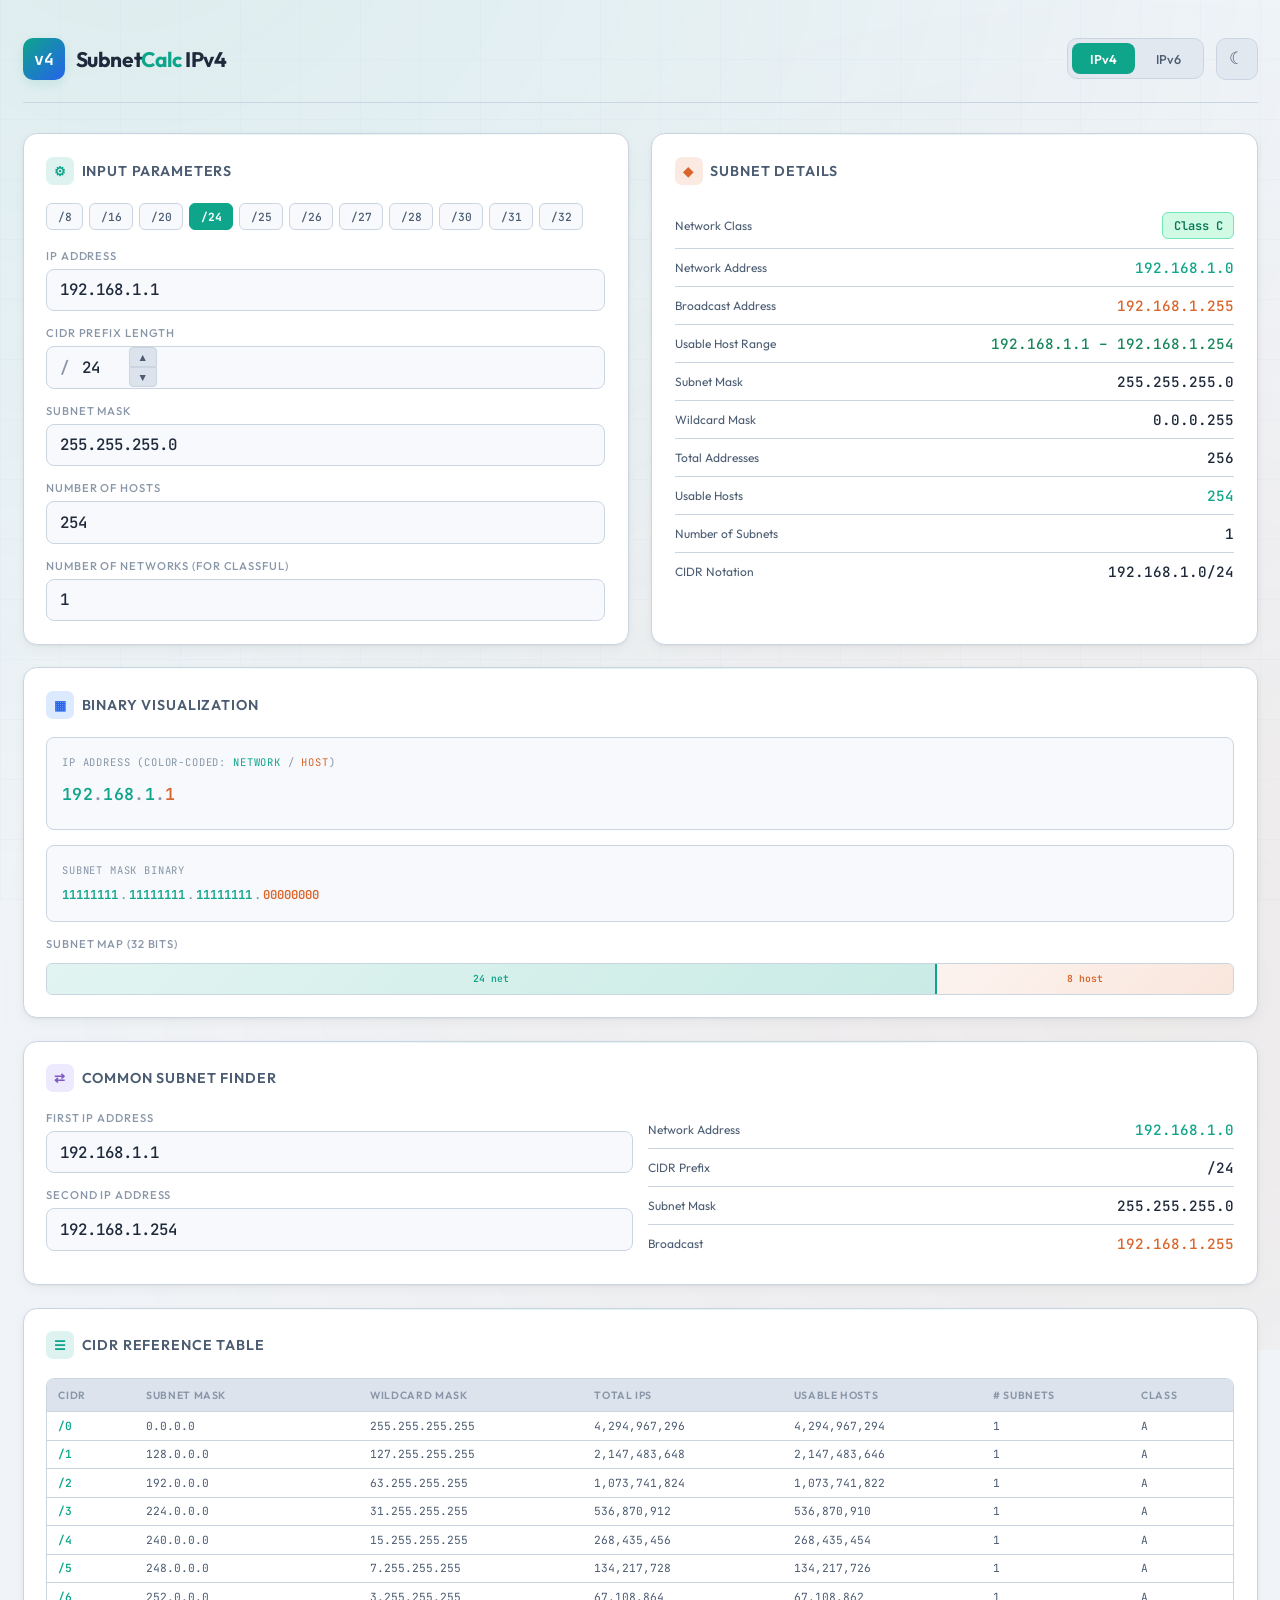
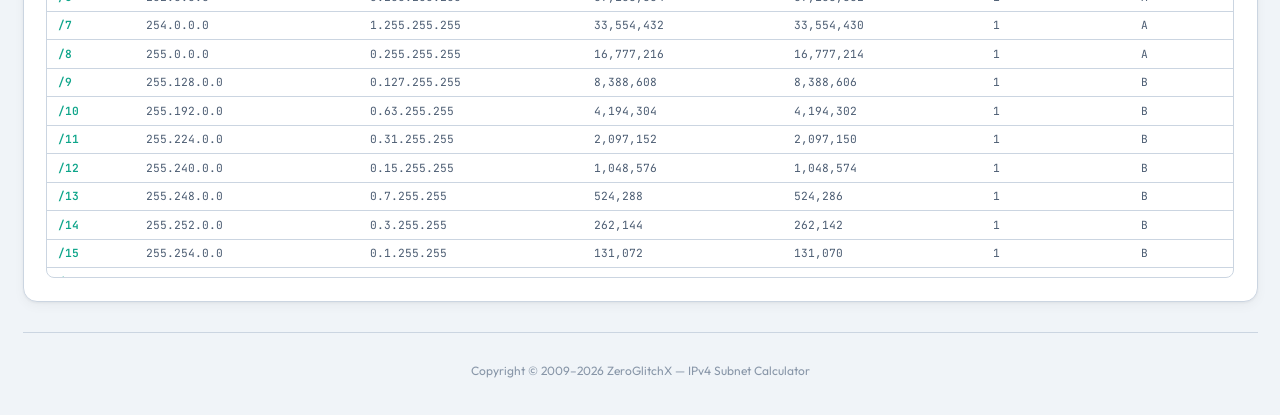
<file: src/index.htm>
<!DOCTYPE html>
<html lang="en">
<head>
<meta charset="UTF-8">
<meta name="viewport" content="width=device-width, initial-scale=1.0">
<title>IPv4 Subnet Calculator</title>
<link rel="shortcut icon" href="favicon.ico">
<link href="https://fonts.googleapis.com/css2?family=JetBrains+Mono:wght@300;400;500;600;700&family=Outfit:wght@300;400;500;600;700;800&display=swap" rel="stylesheet">
<link href="theme.css" rel="stylesheet">
<script>
  // Apply saved theme before render to prevent flash
  (function() {
    var t = localStorage.getItem('subnet-calc-theme');
    if (t === 'dark') document.documentElement.setAttribute('data-theme', 'dark');
  })();
</script>
</head>
<body>

<div class="app page-ipv4">
  <header>
    <div class="logo">
      <div class="logo-icon">v4</div>
      <h1>Subnet<span>Calc</span> IPv4</h1>
    </div>
    <div class="header-right">
      <nav>
        <a href="index.htm" class="active">IPv4</a>
        <a href="ipv6.htm">IPv6</a>
      </nav>
      <button class="theme-toggle" id="themeToggle" title="Toggle light/dark mode">
        <span class="icon-sun">&#9728;</span>
        <span class="icon-moon">&#9790;</span>
      </button>
    </div>
  </header>

  <div class="main-grid">

    <!-- INPUT CARD -->
    <div class="card">
      <div class="card-header"><span class="icon icon-cyan">&#9881;</span> Input Parameters</div>

      <div class="quick-select" id="quickSelect">
        <span class="quick-btn" data-cidr="8">/8</span>
        <span class="quick-btn" data-cidr="16">/16</span>
        <span class="quick-btn" data-cidr="20">/20</span>
        <span class="quick-btn" data-cidr="24">/24</span>
        <span class="quick-btn" data-cidr="25">/25</span>
        <span class="quick-btn" data-cidr="26">/26</span>
        <span class="quick-btn" data-cidr="27">/27</span>
        <span class="quick-btn" data-cidr="28">/28</span>
        <span class="quick-btn" data-cidr="30">/30</span>
        <span class="quick-btn" data-cidr="31">/31</span>
        <span class="quick-btn" data-cidr="32">/32</span>
      </div>

      <div class="field">
        <label class="field-label">IP Address</label>
        <div class="field-input-wrap">
          <input type="text" id="ip" value="192.168.1.1" maxlength="15" spellcheck="false">
        </div>
      </div>

      <div class="field">
        <label class="field-label">CIDR Prefix Length</label>
        <div class="field-input-wrap">
          <span class="prefix">/</span>
          <input type="text" id="cidr" value="24" maxlength="2" style="max-width:60px">
          <div class="cidr-controls">
            <div class="cidr-btn" id="cidrUp">&#9650;</div>
            <div class="cidr-btn" id="cidrDown">&#9660;</div>
          </div>
        </div>
      </div>

      <div class="field">
        <label class="field-label">Subnet Mask</label>
        <div class="field-input-wrap">
          <input type="text" id="netmask" value="255.255.255.0" maxlength="15" spellcheck="false">
          <span class="suffix" id="netmaskOk"></span>
        </div>
      </div>

      <div class="field">
        <label class="field-label">Number of Hosts</label>
        <div class="field-input-wrap">
          <input type="text" id="hosts" value="254" maxlength="10" spellcheck="false">
          <span class="suffix" id="hostsOk"></span>
        </div>
      </div>

      <div class="field">
        <label class="field-label">Number of Networks (for classful)</label>
        <div class="field-input-wrap">
          <input type="text" id="networks" value="" maxlength="10" spellcheck="false" placeholder="e.g. 4">
          <span class="suffix" id="networksOk"></span>
        </div>
      </div>
    </div>

    <!-- RESULTS CARD -->
    <div class="card">
      <div class="card-header"><span class="icon icon-orange">&#9670;</span> Subnet Details</div>

      <div class="result-row">
        <span class="result-label">Network Class</span>
        <span id="netClass"><span class="class-badge class-C">Class C</span></span>
      </div>
      <div class="result-row">
        <span class="result-label">Network Address</span>
        <span class="result-value cyan" id="netAddr">192.168.1.0</span>
      </div>
      <div class="result-row">
        <span class="result-label">Broadcast Address</span>
        <span class="result-value orange" id="broadcast">192.168.1.255</span>
      </div>
      <div class="result-row">
        <span class="result-label">Usable Host Range</span>
        <span class="result-value green" id="hostRange">192.168.1.1 – 192.168.1.254</span>
      </div>
      <div class="result-row">
        <span class="result-label">Subnet Mask</span>
        <span class="result-value" id="maskDisplay">255.255.255.0</span>
      </div>
      <div class="result-row">
        <span class="result-label">Wildcard Mask</span>
        <span class="result-value" id="wildcard">0.0.0.255</span>
      </div>
      <div class="result-row">
        <span class="result-label">Total Addresses</span>
        <span class="result-value" id="totalAddrs">256</span>
      </div>
      <div class="result-row">
        <span class="result-label">Usable Hosts</span>
        <span class="result-value cyan" id="usableHosts">254</span>
      </div>
      <div class="result-row">
        <span class="result-label">Number of Subnets</span>
        <span class="result-value" id="numSubnets">1</span>
      </div>
      <div class="result-row">
        <span class="result-label">CIDR Notation</span>
        <span class="result-value" id="cidrNotation">192.168.1.0/24</span>
      </div>
    </div>

    <!-- BINARY VISUALIZATION -->
    <div class="card full-width">
      <div class="card-header"><span class="icon icon-blue">&#9638;</span> Binary Visualization</div>

      <div style="margin-bottom:1rem">
        <div class="binary-display">
          <span class="label">IP Address (Color-coded: <span style="color:var(--cyan)">network</span> / <span style="color:var(--orange)">host</span>)</span>
          <div id="ipColorDisplay" class="ip-color-display" style="background:none;border:none;padding:0.25rem 0;font-size:1.1rem;"></div>
        </div>
      </div>

      <div style="margin-bottom:1rem">
        <div class="binary-display">
          <span class="label">Subnet Mask Binary</span>
          <div id="maskBinary"></div>
        </div>
      </div>

      <div>
        <span class="field-label">Subnet Map (32 bits)</span>
        <div class="subnet-map" id="subnetMap">
          <div class="net-portion" id="netPortion" style="width:75%">24 net</div>
          <div class="host-portion" id="hostPortion">8 host</div>
        </div>
      </div>
    </div>

    <!-- COMMON SUBNET FINDER -->
    <div class="card full-width">
      <div class="card-header"><span class="icon icon-purple">&#8644;</span> Common Subnet Finder</div>

      <div class="common-net-grid">
        <div>
          <div class="field">
            <label class="field-label">First IP Address</label>
            <div class="field-input-wrap">
              <input type="text" id="ip1" value="192.168.1.1" maxlength="15" spellcheck="false">
            </div>
          </div>
          <div class="field">
            <label class="field-label">Second IP Address</label>
            <div class="field-input-wrap">
              <input type="text" id="ip2" value="192.168.1.254" maxlength="15" spellcheck="false">
            </div>
          </div>
        </div>
        <div>
          <div class="result-row">
            <span class="result-label">Network Address</span>
            <span class="result-value cyan" id="cNet">–</span>
          </div>
          <div class="result-row">
            <span class="result-label">CIDR Prefix</span>
            <span class="result-value" id="cCidr">–</span>
          </div>
          <div class="result-row">
            <span class="result-label">Subnet Mask</span>
            <span class="result-value" id="cMask">–</span>
          </div>
          <div class="result-row">
            <span class="result-label">Broadcast</span>
            <span class="result-value orange" id="cBroadcast">–</span>
          </div>
        </div>
      </div>
    </div>

    <!-- REFERENCE TABLE -->
    <div class="card full-width">
      <div class="card-header"><span class="icon icon-cyan">&#9776;</span> CIDR Reference Table</div>

      <div class="ref-table-wrap">
        <table class="ref-table" id="refTable">
          <thead>
            <tr>
              <th>CIDR</th>
              <th>Subnet Mask</th>
              <th>Wildcard Mask</th>
              <th>Total IPs</th>
              <th>Usable Hosts</th>
              <th># Subnets</th>
              <th>Class</th>
            </tr>
          </thead>
          <tbody id="refTableBody"></tbody>
        </table>
      </div>
    </div>

  </div>

  <footer>Copyright &copy; 2009–2026 ZeroGlitchX &mdash; IPv4 Subnet Calculator</footer>
</div>

<script>
// ── Theme Toggle ──
document.getElementById('themeToggle').addEventListener('click', function() {
  var isDark = document.documentElement.getAttribute('data-theme') === 'dark';
  if (isDark) {
    document.documentElement.removeAttribute('data-theme');
    localStorage.setItem('subnet-calc-theme', 'light');
  } else {
    document.documentElement.setAttribute('data-theme', 'dark');
    localStorage.setItem('subnet-calc-theme', 'dark');
  }
});

// ── Core Functions ──
function addrToStr(addr) {
  return [(addr >>> 24) & 255, (addr >>> 16) & 255, (addr >>> 8) & 255, addr & 255].join('.');
}

function strToAddr(s) {
  var p = s.split('.');
  if (p.length !== 4) return NaN;
  return ((p[0] & 255) << 24 | (p[1] & 255) << 16 | (p[2] & 255) << 8 | (p[3] & 255)) >>> 0;
}

function cidrToMask(cidr) {
  if (cidr === 0) return 0;
  return (~0 << (32 - cidr)) >>> 0;
}

function cidrToMaskStr(cidr) { return addrToStr(cidrToMask(cidr)); }

function maskToCidr(mask) {
  var bits = 0, m = mask >>> 0;
  while (m & 0x80000000) { bits++; m = (m << 1) >>> 0; }
  return bits;
}

function isValidMask(mask) {
  var m = mask >>> 0, foundZero = false;
  for (var i = 31; i >= 0; i--) {
    var bit = (m >>> i) & 1;
    if (bit === 0) foundZero = true;
    else if (foundZero) return false;
  }
  return true;
}

function getClass(ip) {
  var first = (ip >>> 24) & 255;
  if (first < 128) return 'A';
  if (first < 192) return 'B';
  if (first < 224) return 'C';
  if (first < 240) return 'D';
  return 'E';
}

function getClassBits(cls) {
  if (cls === 'A') return 8;
  if (cls === 'B') return 16;
  if (cls === 'C') return 24;
  return 0;
}

function toBinary8(n) { return ('00000000' + (n >>> 0).toString(2)).slice(-8); }

// ── UI References ──
var elIp = document.getElementById('ip');
var elCidr = document.getElementById('cidr');
var elNetmask = document.getElementById('netmask');
var elHosts = document.getElementById('hosts');
var elNetworks = document.getElementById('networks');
var elNetmaskOk = document.getElementById('netmaskOk');
var elHostsOk = document.getElementById('hostsOk');
var elNetworksOk = document.getElementById('networksOk');

var elNetClass = document.getElementById('netClass');
var elNetAddr = document.getElementById('netAddr');
var elBroadcast = document.getElementById('broadcast');
var elHostRange = document.getElementById('hostRange');
var elMaskDisplay = document.getElementById('maskDisplay');
var elWildcard = document.getElementById('wildcard');
var elTotalAddrs = document.getElementById('totalAddrs');
var elUsableHosts = document.getElementById('usableHosts');
var elNumSubnets = document.getElementById('numSubnets');
var elCidrNotation = document.getElementById('cidrNotation');
var elIpColor = document.getElementById('ipColorDisplay');
var elMaskBinary = document.getElementById('maskBinary');
var elNetPortion = document.getElementById('netPortion');
var elHostPortion = document.getElementById('hostPortion');

// ── Main Update ──
function fullUpdate(source) {
  var cidr, mask, ip;

  if (source === 'netmask') {
    mask = strToAddr(elNetmask.value);
    if (isNaN(mask)) return;
    if (isValidMask(mask)) {
      cidr = maskToCidr(mask);
      elNetmaskOk.textContent = '';
    } else {
      cidr = maskToCidr(mask);
      elNetmaskOk.textContent = '\u26a0 ' + cidrToMaskStr(cidr);
      elNetmaskOk.style.color = 'var(--yellow)';
    }
    elCidr.value = cidr;
    setHosts(cidr);
  } else if (source === 'hosts') {
    var hosts = Math.max(0, parseInt(elHosts.value));
    if (isNaN(hosts)) return;
    if (hosts > 0) hosts++;
    var bits = 0;
    while ((hosts >>> bits) > 0) bits++;
    cidr = Math.max(0, Math.min(32, 32 - bits));
    elCidr.value = cidr;
    elNetmask.value = cidrToMaskStr(cidr);
    elNetmaskOk.textContent = '';
    var maxHosts = Math.max(0, Math.pow(2, bits) - 2);
    if (maxHosts != parseInt(elHosts.value)) {
      elHostsOk.textContent = 'Max: ' + maxHosts;
      elHostsOk.style.color = 'var(--yellow)';
    } else {
      elHostsOk.textContent = '';
    }
  } else if (source === 'networks') {
    var wantedNets = parseInt(elNetworks.value);
    if (isNaN(wantedNets) || wantedNets < 1) return;
    ip = strToAddr(elIp.value);
    if (isNaN(ip)) return;
    var cls = getClass(ip);
    var classBits = getClassBits(cls);
    if (classBits === 0) { elNetworksOk.textContent = 'N/A'; return; }
    // How many subnet bits needed?
    var subBits = 0;
    while (Math.pow(2, subBits) < wantedNets) subBits++;
    cidr = classBits + subBits;
    if (cidr > 30) { cidr = 30; }
    var actualNets = Math.pow(2, cidr - classBits);
    if (actualNets !== wantedNets) {
      elNetworksOk.textContent = 'Nearest: ' + actualNets;
      elNetworksOk.style.color = 'var(--yellow)';
    } else {
      elNetworksOk.textContent = '';
    }
    elCidr.value = cidr;
    elNetmask.value = cidrToMaskStr(cidr);
    elNetmaskOk.textContent = '';
    setHosts(cidr);
  } else if (source === 'cidr') {
    cidr = parseInt(elCidr.value);
    if (isNaN(cidr)) return;
    cidr = Math.max(0, Math.min(32, cidr));
    elCidr.value = cidr;
    elNetmask.value = cidrToMaskStr(cidr);
    elNetmaskOk.textContent = '';
    setHosts(cidr);
  } else {
    cidr = parseInt(elCidr.value);
    if (isNaN(cidr)) return;
    cidr = Math.max(0, Math.min(32, cidr));
  }

  ip = strToAddr(elIp.value);
  if (isNaN(ip)) return;
  mask = cidrToMask(cidr);

  var netAddr = (ip & mask) >>> 0;
  var broadcast = (netAddr | (~mask >>> 0)) >>> 0;
  var first, last;
  if (cidr === 31) { first = '\u2013'; last = '\u2013'; }
  else if (cidr === 32) { first = addrToStr(netAddr); last = first; }
  else { first = addrToStr(netAddr + 1); last = addrToStr(broadcast - 1); }

  var totalAddrs = Math.pow(2, 32 - cidr);
  var usable = Math.max(0, totalAddrs - 2);
  if (cidr >= 31) usable = cidr === 31 ? 2 : 1;

  var cls = getClass(ip);
  var classBits = getClassBits(cls);
  var numSubnets = classBits > 0 && cidr >= classBits ? Math.pow(2, cidr - classBits) : 'N/A';

  // Update results
  elNetAddr.textContent = addrToStr(netAddr);
  elBroadcast.textContent = addrToStr(broadcast);
  elHostRange.textContent = first === '\u2013' ? '\u2013' : first + ' \u2013 ' + last;
  elMaskDisplay.textContent = cidrToMaskStr(cidr);
  elWildcard.textContent = addrToStr((~mask) >>> 0);
  elTotalAddrs.textContent = totalAddrs.toLocaleString();
  elUsableHosts.textContent = usable.toLocaleString();
  elNumSubnets.textContent = typeof numSubnets === 'number' ? numSubnets.toLocaleString() : numSubnets;
  elCidrNotation.textContent = addrToStr(netAddr) + '/' + cidr;
  elNetClass.innerHTML = '<span class="class-badge class-' + cls + '">Class ' + cls + '</span>';

  // Update networks field if not the source
  if (source !== 'networks' && classBits > 0 && cidr >= classBits) {
    elNetworks.value = Math.pow(2, cidr - classBits);
    elNetworksOk.textContent = '';
  }

  updateBinaryDisplay(ip, cidr);
  updateSubnetMap(cidr);
  updateQuickSelect(cidr);
  updateRefTable(cidr);
}

function setHosts(cidr) {
  var count = 32 - cidr;
  var hosts = Math.max(0, Math.pow(2, count) - 2);
  if (cidr >= 31) hosts = cidr === 31 ? 2 : 1;
  elHosts.value = hosts;
  elHostsOk.textContent = '';
}

function updateBinaryDisplay(ip, cidr) {
  var octets = [(ip >>> 24) & 255, (ip >>> 16) & 255, (ip >>> 8) & 255, ip & 255];
  var colorHtml = '';
  octets.forEach(function(o, idx) {
    var s = o.toString();
    var octetStart = idx * 8;
    var octetEnd = octetStart + 8;
    if (octetEnd <= cidr) colorHtml += '<span class="net-char">' + s + '</span>';
    else if (octetStart >= cidr) colorHtml += '<span class="host-char">' + s + '</span>';
    else colorHtml += '<span class="net-char">' + s + '</span>';
    if (idx < 3) colorHtml += '<span class="sep">.</span>';
  });
  elIpColor.innerHTML = colorHtml;

  var mask = cidrToMask(cidr);
  var maskOctets = [(mask >>> 24) & 255, (mask >>> 16) & 255, (mask >>> 8) & 255, mask & 255];
  var binHtml = '', bitIdx = 0;
  maskOctets.forEach(function(o, idx) {
    var bits = toBinary8(o);
    for (var i = 0; i < 8; i++) {
      binHtml += '<span class="' + (bitIdx < cidr ? 'net-bit' : 'host-bit') + '">' + bits[i] + '</span>';
      bitIdx++;
    }
    if (idx < 3) binHtml += '<span class="dot-sep">.</span>';
  });
  elMaskBinary.innerHTML = binHtml;
}

function updateSubnetMap(cidr) {
  var netPct = (cidr / 32) * 100;
  elNetPortion.style.width = Math.max(netPct, 8) + '%';
  elNetPortion.textContent = cidr + ' net';
  elHostPortion.textContent = (32 - cidr) + ' host';
}

function updateQuickSelect(cidr) {
  document.querySelectorAll('.quick-btn').forEach(function(b) {
    b.classList.toggle('active', parseInt(b.dataset.cidr) === cidr);
  });
}

function updateRefTable(activeCidr) {
  document.querySelectorAll('#refTableBody tr').forEach(function(r) {
    r.classList.toggle('active-row', parseInt(r.dataset.cidr) === activeCidr);
  });
}

// ── Build Reference Table ──
function buildRefTable() {
  var tbody = document.getElementById('refTableBody');
  var html = '';
  for (var c = 0; c <= 32; c++) {
    var mask = cidrToMask(c);
    var total = Math.pow(2, 32 - c);
    var usable = Math.max(0, total - 2);
    if (c === 31) usable = 2;
    if (c === 32) usable = 1;
    var cls = '', classBits = 0;
    if (c <= 8) { cls = 'A'; classBits = 8; }
    else if (c <= 16) { cls = 'B'; classBits = 16; }
    else if (c <= 24) { cls = 'C'; classBits = 24; }
    else { cls = 'C+'; classBits = 24; }
    var subnets = Math.pow(2, Math.max(0, c - classBits));

    html += '<tr data-cidr="' + c + '">' +
      '<td>/' + c + '</td>' +
      '<td>' + cidrToMaskStr(c) + '</td>' +
      '<td>' + addrToStr((~mask) >>> 0) + '</td>' +
      '<td>' + total.toLocaleString() + '</td>' +
      '<td>' + usable.toLocaleString() + '</td>' +
      '<td>' + subnets.toLocaleString() + '</td>' +
      '<td>' + cls + '</td>' +
      '</tr>';
  }
  tbody.innerHTML = html;
}

// ── Common Subnet Finder ──
function commonNet() {
  var ip1 = strToAddr(document.getElementById('ip1').value);
  var ip2 = strToAddr(document.getElementById('ip2').value);
  if (isNaN(ip1) || isNaN(ip2)) return;

  var xor = (ip1 ^ ip2) >>> 0;
  var cidr = 0;
  for (var i = 31; i >= 0; i--) {
    if ((xor >>> i) & 1) break;
    cidr++;
  }

  var mask = cidrToMask(cidr);
  var netAddr = (Math.min(ip1, ip2) & mask) >>> 0;
  var broadcast = (netAddr | ((~mask) >>> 0)) >>> 0;

  document.getElementById('cNet').textContent = addrToStr(netAddr);
  document.getElementById('cCidr').textContent = '/' + cidr;
  document.getElementById('cMask').textContent = addrToStr(mask);
  document.getElementById('cBroadcast').textContent = addrToStr(broadcast);
}

// ── Event Bindings ──
elIp.addEventListener('keyup', function() { fullUpdate('ip'); });
elCidr.addEventListener('keyup', function() { fullUpdate('cidr'); });
elNetmask.addEventListener('keyup', function() { fullUpdate('netmask'); });
elHosts.addEventListener('keyup', function() { fullUpdate('hosts'); });
elNetworks.addEventListener('keyup', function() { fullUpdate('networks'); });

document.getElementById('cidrUp').addEventListener('click', function() {
  var v = parseInt(elCidr.value) || 0;
  if (v < 32) { elCidr.value = v + 1; fullUpdate('cidr'); }
});
document.getElementById('cidrDown').addEventListener('click', function() {
  var v = parseInt(elCidr.value) || 0;
  if (v > 0) { elCidr.value = v - 1; fullUpdate('cidr'); }
});

document.getElementById('quickSelect').addEventListener('click', function(e) {
  if (e.target.classList.contains('quick-btn')) {
    elCidr.value = e.target.dataset.cidr;
    fullUpdate('cidr');
  }
});

document.getElementById('ip1').addEventListener('keyup', commonNet);
document.getElementById('ip2').addEventListener('keyup', commonNet);

document.getElementById('refTableBody').addEventListener('click', function(e) {
  var row = e.target.closest('tr');
  if (row && row.dataset.cidr) {
    elCidr.value = row.dataset.cidr;
    fullUpdate('cidr');
  }
});

// ── Query String Support ──
function init() {
  if (location.search) {
    var params = new URLSearchParams(location.search);
    if (params.get('ip')) elIp.value = params.get('ip');
    if (params.get('cidr')) elCidr.value = params.get('cidr');
    if (params.get('netmask')) elNetmask.value = params.get('netmask');
    if (params.get('hosts')) elHosts.value = params.get('hosts');
  }
  buildRefTable();
  fullUpdate('cidr');
  commonNet();
}

init();
</script>
</body>
</html>
</file>
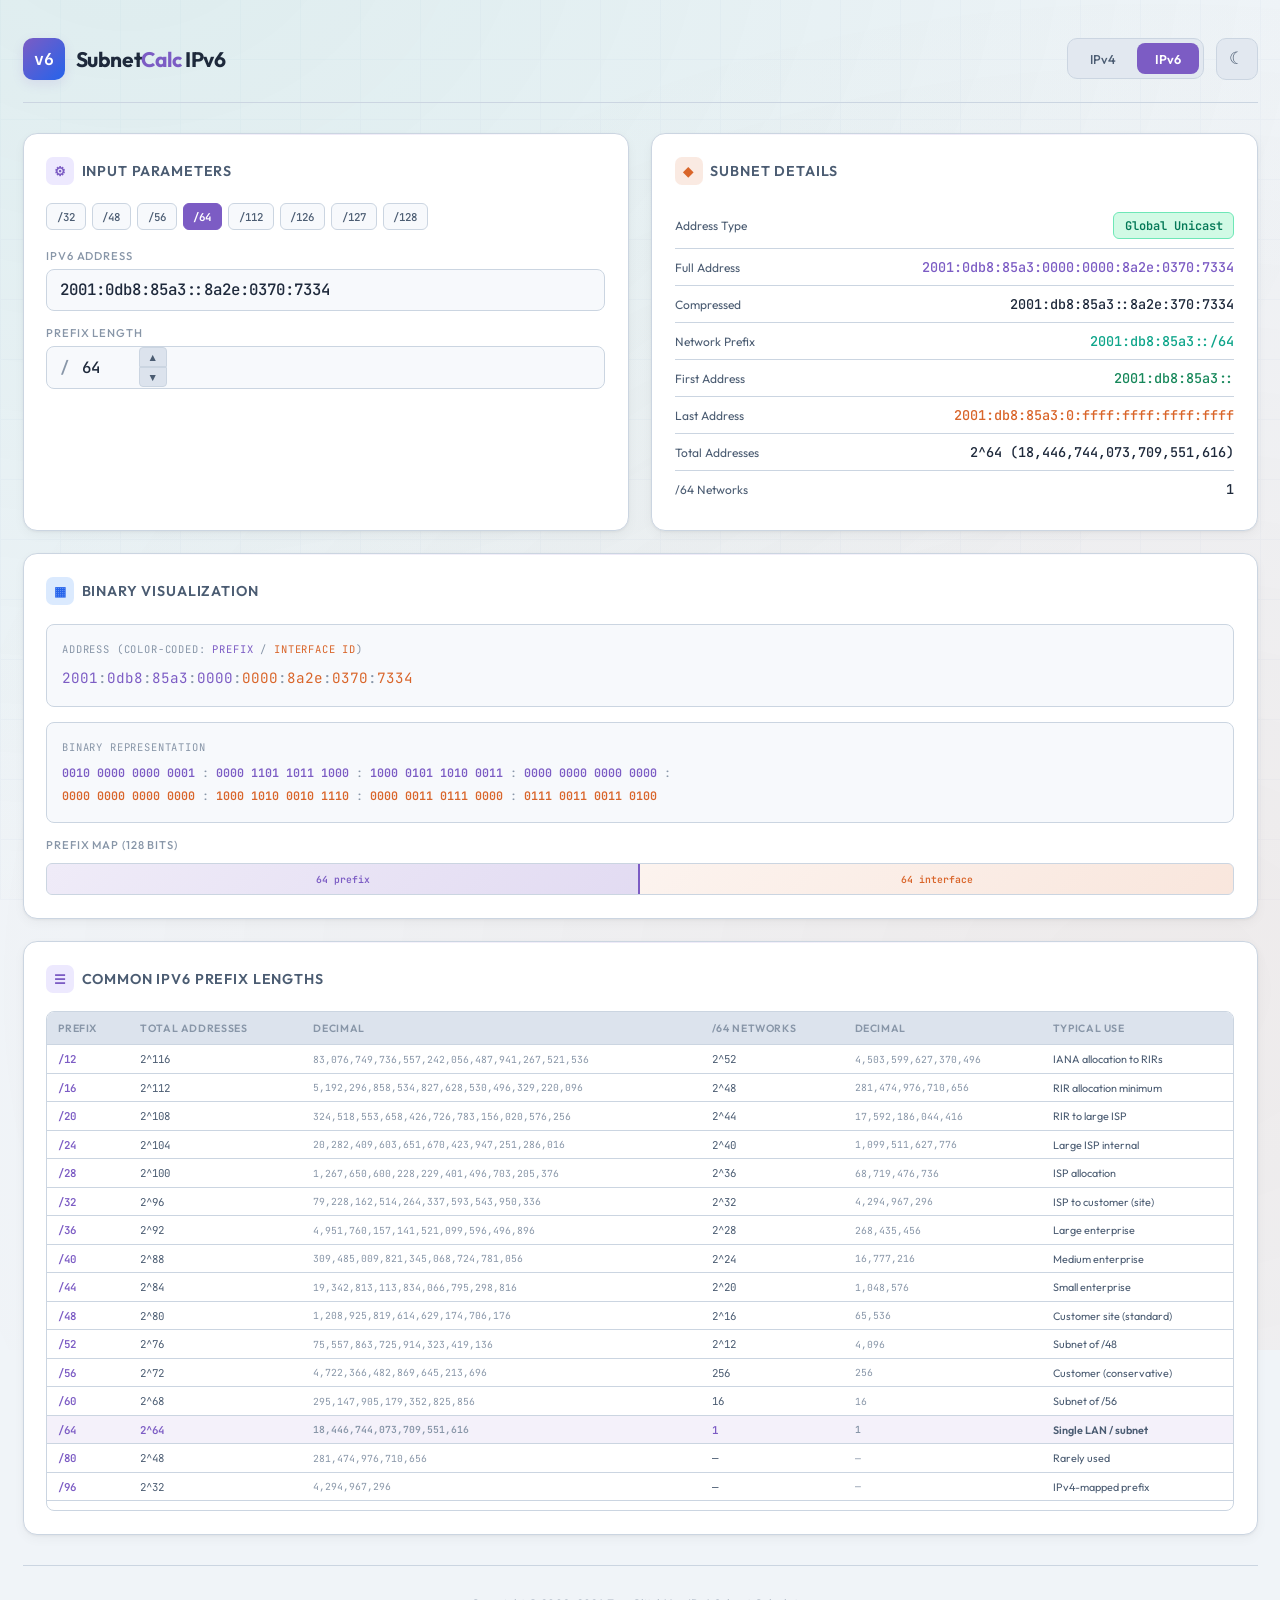
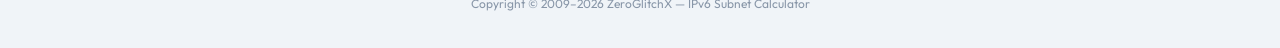
<file: src/ipv6.htm>
<!DOCTYPE html>
<html lang="en">
<head>
<meta charset="UTF-8">
<meta name="viewport" content="width=device-width, initial-scale=1.0">
<title>IPv6 Subnet Calculator</title>
<link rel="shortcut icon" href="favicon.ico">
<link href="https://fonts.googleapis.com/css2?family=JetBrains+Mono:wght@300;400;500;600;700&family=Outfit:wght@300;400;500;600;700;800&display=swap" rel="stylesheet">
<link href="theme.css" rel="stylesheet">
<script>
  (function() {
    var t = localStorage.getItem('subnet-calc-theme');
    if (t === 'dark') document.documentElement.setAttribute('data-theme', 'dark');
  })();
</script>
</head>
<body>

<div class="app page-ipv6">
  <header>
    <div class="logo">
      <div class="logo-icon">v6</div>
      <h1>Subnet<span>Calc</span> IPv6</h1>
    </div>
    <div class="header-right">
      <nav>
        <a href="index.htm">IPv4</a>
        <a href="ipv6.htm" class="active">IPv6</a>
      </nav>
      <button class="theme-toggle" id="themeToggle" title="Toggle light/dark mode">
        <span class="icon-sun">&#9728;</span>
        <span class="icon-moon">&#9790;</span>
      </button>
    </div>
  </header>

  <div class="main-grid">

    <!-- INPUT -->
    <div class="card">
      <div class="card-header"><span class="icon icon-purple">&#9881;</span> Input Parameters</div>

      <div class="quick-select" id="quickSelect">
        <span class="quick-btn" data-cidr="32">/32</span>
        <span class="quick-btn" data-cidr="48">/48</span>
        <span class="quick-btn" data-cidr="56">/56</span>
        <span class="quick-btn" data-cidr="64">/64</span>
        <span class="quick-btn" data-cidr="112">/112</span>
        <span class="quick-btn" data-cidr="126">/126</span>
        <span class="quick-btn" data-cidr="127">/127</span>
        <span class="quick-btn" data-cidr="128">/128</span>
      </div>

      <div class="field">
        <label class="field-label">IPv6 Address</label>
        <div class="field-input-wrap">
          <input type="text" id="ip6" value="2001:0db8:85a3::8a2e:0370:7334" spellcheck="false">
        </div>
      </div>

      <div class="field">
        <label class="field-label">Prefix Length</label>
        <div class="field-input-wrap">
          <span class="prefix">/</span>
          <input type="text" id="prefix" value="64" maxlength="3" style="max-width:70px">
          <div class="cidr-controls">
            <div class="cidr-btn" id="prefixUp">&#9650;</div>
            <div class="cidr-btn" id="prefixDown">&#9660;</div>
          </div>
        </div>
      </div>
    </div>

    <!-- RESULTS -->
    <div class="card">
      <div class="card-header"><span class="icon icon-orange">&#9670;</span> Subnet Details</div>

      <div class="result-row">
        <span class="result-label">Address Type</span>
        <span id="addrType"><span class="scope-badge scope-global">Global Unicast</span></span>
      </div>
      <div class="result-row">
        <span class="result-label">Full Address</span>
        <span class="result-value purple" id="fullAddr">–</span>
      </div>
      <div class="result-row">
        <span class="result-label">Compressed</span>
        <span class="result-value" id="compAddr">–</span>
      </div>
      <div class="result-row">
        <span class="result-label">Network Prefix</span>
        <span class="result-value cyan" id="netPrefix">–</span>
      </div>
      <div class="result-row">
        <span class="result-label">First Address</span>
        <span class="result-value green" id="firstAddr">–</span>
      </div>
      <div class="result-row">
        <span class="result-label">Last Address</span>
        <span class="result-value orange" id="lastAddr">–</span>
      </div>
      <div class="result-row">
        <span class="result-label">Total Addresses</span>
        <span class="result-value" id="totalAddrs6">–</span>
      </div>
      <div class="result-row">
        <span class="result-label">/64 Networks</span>
        <span class="result-value" id="num64s">–</span>
      </div>
    </div>

    <!-- BINARY -->
    <div class="card full-width">
      <div class="card-header"><span class="icon icon-blue">&#9638;</span> Binary Visualization</div>

      <div style="margin-bottom:1rem">
        <div class="binary-display">
          <span class="label">Address (Color-coded: <span style="color:var(--purple)">prefix</span> / <span style="color:var(--orange)">interface ID</span>)</span>
          <div id="colorAddr" style="font-size:0.95rem;margin-top:0.3rem;"></div>
        </div>
      </div>

      <div style="margin-bottom:1rem">
        <div class="binary-display">
          <span class="label">Binary Representation</span>
          <div id="binaryAddr" style="margin-top:0.3rem;"></div>
        </div>
      </div>

      <div>
        <span class="field-label">Prefix Map (128 bits)</span>
        <div class="subnet-map" id="subnetMap6">
          <div class="net-portion" id="netPortion6">64 prefix</div>
          <div class="host-portion" id="hostPortion6">64 interface</div>
        </div>
      </div>
    </div>

    <!-- REFERENCE TABLE -->
    <div class="card full-width">
      <div class="card-header"><span class="icon icon-purple">&#9776;</span> Common IPv6 Prefix Lengths</div>

      <div class="ref-table-wrap">
        <table class="ref-table" id="refTable6">
          <thead>
            <tr>
              <th>Prefix</th>
              <th>Total Addresses</th>
              <th>Decimal</th>
              <th>/64 Networks</th>
              <th>Decimal</th>
              <th>Typical Use</th>
            </tr>
          </thead>
          <tbody id="refTableBody6"></tbody>
        </table>
      </div>
    </div>

  </div>

  <footer>Copyright &copy; 2009–2026 ZeroGlitchX &mdash; IPv6 Subnet Calculator</footer>
</div>

<script>
// ── Theme Toggle ──
document.getElementById('themeToggle').addEventListener('click', function() {
  var isDark = document.documentElement.getAttribute('data-theme') === 'dark';
  if (isDark) {
    document.documentElement.removeAttribute('data-theme');
    localStorage.setItem('subnet-calc-theme', 'light');
  } else {
    document.documentElement.setAttribute('data-theme', 'dark');
    localStorage.setItem('subnet-calc-theme', 'dark');
  }
});

// ── IPv6 Core using BigInt for 128-bit math ──
function expandIPv6(addr) {
  addr = addr.trim();
  var halves = addr.split('::');
  var groups = [];
  if (halves.length === 2) {
    var left = halves[0] ? halves[0].split(':') : [];
    var right = halves[1] ? halves[1].split(':') : [];
    var missing = 8 - left.length - right.length;
    groups = left.slice();
    for (var i = 0; i < missing; i++) groups.push('0000');
    groups = groups.concat(right);
  } else {
    groups = addr.split(':');
  }
  return groups.map(function(g) { return ('0000' + g).slice(-4); }).slice(0, 8);
}

function groupsToFull(groups) { return groups.join(':'); }

function compressIPv6(groups) {
  var best = { start: -1, len: 0 }, cur = { start: -1, len: 0 };
  for (var i = 0; i < 8; i++) {
    if (groups[i] === '0000') {
      if (cur.start === -1) cur.start = i;
      cur.len++;
    } else {
      if (cur.len > best.len) { best.start = cur.start; best.len = cur.len; }
      cur = { start: -1, len: 0 };
    }
  }
  if (cur.len > best.len) { best.start = cur.start; best.len = cur.len; }
  if (best.len >= 2) {
    var left = groups.slice(0, best.start).map(function(g) { return g.replace(/^0+/, '') || '0'; });
    var right = groups.slice(best.start + best.len).map(function(g) { return g.replace(/^0+/, '') || '0'; });
    return left.join(':') + '::' + right.join(':');
  }
  return groups.map(function(g) { return g.replace(/^0+/, '') || '0'; }).join(':');
}

function groupsToBigInt(groups) { return BigInt('0x' + groups.join('')); }

function bigIntToGroups(n) {
  var hex = n.toString(16).padStart(32, '0');
  var groups = [];
  for (var i = 0; i < 8; i++) groups.push(hex.substr(i * 4, 4));
  return groups;
}

function prefixMask(prefixLen) {
  if (prefixLen === 0) return 0n;
  if (prefixLen === 128) return (1n << 128n) - 1n;
  return ((1n << 128n) - 1n) ^ ((1n << BigInt(128 - prefixLen)) - 1n);
}

function getAddrType(groups) {
  var first = parseInt(groups[0], 16);
  var fullHex = groups.join('');
  if (fullHex === '00000000000000000000000000000000') return { name: 'Unspecified', cls: 'unspecified' };
  if (fullHex === '00000000000000000000000000000001') return { name: 'Loopback', cls: 'loopback' };
  if (groups[0] === '0000' && groups[1] === '0000' && groups[2] === '0000' &&
      groups[3] === '0000' && groups[4] === '0000' && groups[5] === 'ffff')
    return { name: 'IPv4-Mapped', cls: 'v4mapped' };
  if (first >= 0xfe80 && first <= 0xfebf) return { name: 'Link-Local', cls: 'link' };
  if (first >= 0xfc00 && first <= 0xfdff) return { name: 'Unique Local', cls: 'unique' };
  if (first >= 0xff00 && first <= 0xffff) return { name: 'Multicast', cls: 'multicast' };
  if (first >= 0x2000 && first <= 0x3fff) return { name: 'Global Unicast', cls: 'global' };
  return { name: 'Reserved', cls: 'unspecified' };
}

function formatBigCount(n) {
  if (n < 1000n) return n.toString();
  var exp = 0, t = n;
  while (t > 1n) { t >>= 1n; exp++; }
  if ((1n << BigInt(exp)) === n) return '2^' + exp;
  return n.toString();
}

function bigIntToDecimal(n) {
  // Format with commas for readability
  var s = n.toString();
  if (s.length <= 3) return s;
  var result = '';
  var count = 0;
  for (var i = s.length - 1; i >= 0; i--) {
    result = s[i] + result;
    count++;
    if (count % 3 === 0 && i > 0) result = ',' + result;
  }
  return result;
}

// ── UI ──
var elIp6 = document.getElementById('ip6');
var elPrefix = document.getElementById('prefix');

function fullUpdate6() {
  var groups;
  try { groups = expandIPv6(elIp6.value); } catch(e) { return; }

  var prefixLen = parseInt(elPrefix.value);
  if (isNaN(prefixLen)) return;
  prefixLen = Math.max(0, Math.min(128, prefixLen));
  elPrefix.value = prefixLen;

  var addr = groupsToBigInt(groups);
  var mask = prefixMask(prefixLen);
  var netAddr = addr & mask;
  var hostBits = 128 - prefixLen;
  var lastAddr = netAddr | ((1n << BigInt(hostBits)) - 1n);
  var totalAddrs = 1n << BigInt(hostBits);

  var netGroups = bigIntToGroups(netAddr);
  var lastGroups = bigIntToGroups(lastAddr);
  var addrType = getAddrType(groups);

  var num64s;
  if (prefixLen <= 64) {
    num64s = 1n << BigInt(64 - prefixLen);
  } else {
    num64s = 0n;
  }

  document.getElementById('fullAddr').textContent = groupsToFull(groups);
  document.getElementById('compAddr').textContent = compressIPv6(groups);
  document.getElementById('netPrefix').textContent = compressIPv6(netGroups) + '/' + prefixLen;
  document.getElementById('firstAddr').textContent = compressIPv6(netGroups);
  document.getElementById('lastAddr').textContent = compressIPv6(lastGroups);

  // Total addresses: show 2^n notation + decimal
  var totalPow = formatBigCount(totalAddrs);
  var totalDec = bigIntToDecimal(totalAddrs);
  if (totalPow !== totalDec) {
    document.getElementById('totalAddrs6').textContent = totalPow + '  (' + totalDec + ')';
  } else {
    document.getElementById('totalAddrs6').textContent = totalDec;
  }

  // /64 Networks: show 2^n notation + decimal
  if (prefixLen <= 64) {
    var net64Pow = formatBigCount(num64s);
    var net64Dec = bigIntToDecimal(num64s);
    if (net64Pow !== net64Dec) {
      document.getElementById('num64s').textContent = net64Pow + '  (' + net64Dec + ')';
    } else {
      document.getElementById('num64s').textContent = net64Dec;
    }
  } else {
    document.getElementById('num64s').textContent = 'N/A (subnet of /64)';
  }

  document.getElementById('addrType').innerHTML = '<span class="scope-badge scope-' + addrType.cls + '">' + addrType.name + '</span>';

  updateBinaryDisplay6(groups, prefixLen);
  updateSubnetMap6(prefixLen);
  updateQuickSelect6(prefixLen);
  updateRefTable6(prefixLen);
}

function updateBinaryDisplay6(groups, prefixLen) {
  var colorHtml = '', bitPos = 0;
  groups.forEach(function(g, idx) {
    for (var c = 0; c < 4; c++) {
      var cls = bitPos < prefixLen ? 'net-char' : 'host-char';
      colorHtml += '<span class="' + cls + '">' + g[c] + '</span>';
      bitPos += 4;
    }
    if (idx < 7) colorHtml += '<span class="sep-char">:</span>';
  });
  document.getElementById('colorAddr').innerHTML = colorHtml;

  var binHtml = '';
  bitPos = 0;
  groups.forEach(function(g, idx) {
    var val = parseInt(g, 16);
    var bits = val.toString(2).padStart(16, '0');
    for (var i = 0; i < 16; i++) {
      var cls = bitPos < prefixLen ? 'net-bit' : 'host-bit';
      binHtml += '<span class="' + cls + '">' + bits[i] + '</span>';
      bitPos++;
      if (i === 3 || i === 7 || i === 11) binHtml += ' ';
    }
    if (idx < 7) binHtml += '<span class="sep-char"> : </span>';
    if (idx === 3) binHtml += '<br>';
  });
  document.getElementById('binaryAddr').innerHTML = binHtml;
}

function updateSubnetMap6(prefixLen) {
  var netPct = (prefixLen / 128) * 100;
  document.getElementById('netPortion6').style.width = Math.max(netPct, 8) + '%';
  document.getElementById('netPortion6').textContent = prefixLen + ' prefix';
  document.getElementById('hostPortion6').textContent = (128 - prefixLen) + ' interface';
}

function updateQuickSelect6(prefixLen) {
  document.querySelectorAll('.quick-btn').forEach(function(b) {
    b.classList.toggle('active', parseInt(b.dataset.cidr) === prefixLen);
  });
}

function updateRefTable6(activePrefix) {
  document.querySelectorAll('#refTableBody6 tr').forEach(function(r) {
    r.classList.toggle('active-row', parseInt(r.dataset.cidr) === activePrefix);
  });
}

function buildRefTable6() {
  var entries = [
    [12, 'IANA allocation to RIRs'],
    [16, 'RIR allocation minimum'],
    [20, 'RIR to large ISP'],
    [24, 'Large ISP internal'],
    [28, 'ISP allocation'],
    [32, 'ISP to customer (site)'],
    [36, 'Large enterprise'],
    [40, 'Medium enterprise'],
    [44, 'Small enterprise'],
    [48, 'Customer site (standard)'],
    [52, 'Subnet of /48'],
    [56, 'Customer (conservative)'],
    [60, 'Subnet of /56'],
    [64, 'Single LAN / subnet'],
    [80, 'Rarely used'],
    [96, 'IPv4-mapped prefix'],
    [112, 'Point-to-point (legacy)'],
    [126, 'Point-to-point link'],
    [127, 'Point-to-point (RFC 6164)'],
    [128, 'Single host / loopback'],
  ];

  var html = '';
  entries.forEach(function(e) {
    var pLen = e[0], use = e[1];
    var hostBits = 128 - pLen;
    var totalAddrs = 1n << BigInt(hostBits);
    var num64s = pLen <= 64 ? (1n << BigInt(64 - pLen)) : 0n;

    html += '<tr data-cidr="' + pLen + '">' +
      '<td>/' + pLen + '</td>' +
      '<td>' + formatBigCount(totalAddrs) + '</td>' +
      '<td style="font-size:0.65rem;color:var(--text-muted)">' + bigIntToDecimal(totalAddrs) + '</td>' +
      '<td>' + (pLen <= 64 ? formatBigCount(num64s) : '\u2014') + '</td>' +
      '<td style="font-size:0.65rem;color:var(--text-muted)">' + (pLen <= 64 ? bigIntToDecimal(num64s) : '\u2014') + '</td>' +
      '<td style="font-family:Outfit,sans-serif;color:var(--text-secondary)">' + use + '</td>' +
      '</tr>';
  });
  document.getElementById('refTableBody6').innerHTML = html;
}

// ── Events ──
elIp6.addEventListener('keyup', fullUpdate6);
elPrefix.addEventListener('keyup', fullUpdate6);

document.getElementById('prefixUp').addEventListener('click', function() {
  var v = parseInt(elPrefix.value) || 0;
  if (v < 128) { elPrefix.value = v + 1; fullUpdate6(); }
});
document.getElementById('prefixDown').addEventListener('click', function() {
  var v = parseInt(elPrefix.value) || 0;
  if (v > 0) { elPrefix.value = v - 1; fullUpdate6(); }
});

document.getElementById('quickSelect').addEventListener('click', function(e) {
  if (e.target.classList.contains('quick-btn')) {
    elPrefix.value = e.target.dataset.cidr;
    fullUpdate6();
  }
});

document.getElementById('refTableBody6').addEventListener('click', function(e) {
  var row = e.target.closest('tr');
  if (row && row.dataset.cidr) {
    elPrefix.value = row.dataset.cidr;
    fullUpdate6();
  }
});

// Init
buildRefTable6();
fullUpdate6();
</script>
</body>
</html>
</file>
<file: src/theme.css>
/* ══════════════════════════════════════════════════════
   SubnetCalc — Shared Theme CSS (Light / Dark Toggle)
   ══════════════════════════════════════════════════════ */

*, *::before, *::after { margin: 0; padding: 0; box-sizing: border-box; }

/* ── Light Theme (default) ── */
:root {
  --bg-primary: #f0f4f8;
  --bg-secondary: #e2e8f0;
  --bg-tertiary: #dce3ed;
  --bg-card: #ffffff;
  --bg-input: #f7f9fc;
  --border: #cbd5e1;
  --text-primary: #1e293b;
  --text-secondary: #4b5c72;
  --text-muted: #8896a8;
  --cyan: #0ea58a;
  --cyan-dim: #0ea58a22;
  --cyan-glow: #0ea58a15;
  --orange: #d9652a;
  --orange-dim: #d9652a22;
  --orange-glow: #d9652a10;
  --red: #dc2f4e;
  --yellow: #b8930a;
  --blue: #2563eb;
  --purple: #7c5cc4;
  --purple-dim: #7c5cc422;
  --purple-glow: #7c5cc415;
  --green: #16875a;
  --grid-line: #e2e8f0;
  --card-shadow: 0 1px 3px rgba(0,0,0,0.06), 0 4px 12px rgba(0,0,0,0.04);
  --logo-icon-text: #ffffff;
  --scrollbar-track: #f1f5f9;
  --scrollbar-thumb: #cbd5e1;
  /* badge colors — light */
  --badge-a-bg: #dbeafe; --badge-a-fg: #1d4ed8; --badge-a-border: #93c5fd;
  --badge-b-bg: #ede9fe; --badge-b-fg: #6d28d9; --badge-b-border: #c4b5fd;
  --badge-c-bg: #d1fae5; --badge-c-fg: #047857; --badge-c-border: #6ee7b7;
  --badge-d-bg: #fef3c7; --badge-d-fg: #92400e; --badge-d-border: #fcd34d;
  --badge-e-bg: #ffe4e6; --badge-e-fg: #be123c; --badge-e-border: #fda4af;
  /* scope badges — light */
  --scope-global-bg: #d1fae5; --scope-global-fg: #047857; --scope-global-border: #6ee7b7;
  --scope-link-bg: #dbeafe; --scope-link-fg: #1d4ed8; --scope-link-border: #93c5fd;
  --scope-unique-bg: #ede9fe; --scope-unique-fg: #6d28d9; --scope-unique-border: #c4b5fd;
  --scope-multicast-bg: #fef3c7; --scope-multicast-fg: #92400e; --scope-multicast-border: #fcd34d;
  --scope-loopback-bg: #ffe4e6; --scope-loopback-fg: #be123c; --scope-loopback-border: #fda4af;
  --scope-v4mapped-bg: #ffedd5; --scope-v4mapped-fg: #c2410c; --scope-v4mapped-border: #fdba74;
  --scope-unspecified-bg: #f1f5f9; --scope-unspecified-fg: #475569; --scope-unspecified-border: #cbd5e1;
  /* icon backgrounds — light */
  --icon-blue-bg: #dbeafe;
  --icon-purple-bg: #ede9fe;
  /* subnet map gradients */
  --net-map-from: rgba(14,165,138,0.12);
  --net-map-to: rgba(14,165,138,0.22);
  --host-map-from: rgba(217,101,42,0.08);
  --host-map-to: rgba(217,101,42,0.16);
}

/* ── Dark Theme ── */
[data-theme="dark"] {
  --bg-primary: #0a0e17;
  --bg-secondary: #111827;
  --bg-tertiary: #1a2235;
  --bg-card: #151d2e;
  --bg-input: #0d1321;
  --border: #1e2d45;
  --text-primary: #e8ecf4;
  --text-secondary: #8b97b0;
  --text-muted: #4a5568;
  --cyan: #00d4aa;
  --cyan-dim: #00d4aa44;
  --cyan-glow: #00d4aa22;
  --orange: #ff8a3a;
  --orange-dim: #ff8a3a44;
  --orange-glow: #ff8a3a22;
  --red: #ff4d6a;
  --yellow: #ffc93c;
  --blue: #3b82f6;
  --purple: #a78bfa;
  --purple-dim: #a78bfa44;
  --purple-glow: #a78bfa22;
  --green: #34d399;
  --grid-line: #1a2235;
  --card-shadow: 0 1px 3px rgba(0,0,0,0.3), 0 4px 16px rgba(0,0,0,0.2);
  --logo-icon-text: #0a0e17;
  --scrollbar-track: #0d1321;
  --scrollbar-thumb: #1e2d45;
  /* badge colors — dark */
  --badge-a-bg: #3b82f622; --badge-a-fg: #60a5fa; --badge-a-border: #3b82f644;
  --badge-b-bg: #a78bfa22; --badge-b-fg: #a78bfa; --badge-b-border: #a78bfa44;
  --badge-c-bg: #34d39922; --badge-c-fg: #34d399; --badge-c-border: #34d39944;
  --badge-d-bg: #fbbf2422; --badge-d-fg: #fbbf24; --badge-d-border: #fbbf2444;
  --badge-e-bg: #f4728822; --badge-e-fg: #f47288; --badge-e-border: #f4728844;
  /* scope badges — dark */
  --scope-global-bg: #34d39922; --scope-global-fg: #34d399; --scope-global-border: #34d39944;
  --scope-link-bg: #3b82f622; --scope-link-fg: #60a5fa; --scope-link-border: #3b82f644;
  --scope-unique-bg: #a78bfa22; --scope-unique-fg: #a78bfa; --scope-unique-border: #a78bfa44;
  --scope-multicast-bg: #fbbf2422; --scope-multicast-fg: #fbbf24; --scope-multicast-border: #fbbf2444;
  --scope-loopback-bg: #f4728822; --scope-loopback-fg: #f47288; --scope-loopback-border: #f4728844;
  --scope-v4mapped-bg: #fb923c22; --scope-v4mapped-fg: #fb923c; --scope-v4mapped-border: #fb923c44;
  --scope-unspecified-bg: #64748b22; --scope-unspecified-fg: #94a3b8; --scope-unspecified-border: #64748b44;
  /* icon backgrounds — dark */
  --icon-blue-bg: #3b82f622;
  --icon-purple-bg: #a78bfa22;
  /* subnet map gradients */
  --net-map-from: rgba(0,212,170,0.2);
  --net-map-to: rgba(0,212,170,0.33);
  --host-map-from: rgba(255,138,58,0.13);
  --host-map-to: rgba(255,138,58,0.27);
}

/* IPv6 page overrides for net-map (purple instead of cyan) */
.page-ipv6 {
  --net-map-from: rgba(124,92,196,0.12);
  --net-map-to: rgba(124,92,196,0.22);
}
[data-theme="dark"] .page-ipv6 {
  --net-map-from: rgba(167,139,250,0.2);
  --net-map-to: rgba(167,139,250,0.33);
}

/* ── Base ── */
html { font-size: 15px; }

body {
  background: var(--bg-primary);
  color: var(--text-primary);
  font-family: 'Outfit', sans-serif;
  min-height: 100vh;
  overflow-x: hidden;
  transition: background 0.3s, color 0.3s;
}

body::before {
  content: '';
  position: fixed;
  inset: 0;
  background:
    linear-gradient(90deg, var(--grid-line) 1px, transparent 1px),
    linear-gradient(0deg, var(--grid-line) 1px, transparent 1px);
  background-size: 60px 60px;
  opacity: 0.3;
  pointer-events: none;
  z-index: 0;
}

body::after {
  content: '';
  position: fixed;
  top: -50%; left: -50%;
  width: 200%; height: 200%;
  background: radial-gradient(ellipse at 30% 20%, var(--cyan-glow) 0%, transparent 50%),
              radial-gradient(ellipse at 70% 80%, var(--orange-glow) 0%, transparent 50%);
  pointer-events: none;
  z-index: 0;
}

.app { position: relative; z-index: 1; max-width: 1400px; margin: 0 auto; padding: 1.5rem; }

/* ── Header ── */
header {
  display: flex;
  align-items: center;
  justify-content: space-between;
  padding: 1rem 0 1.5rem;
  border-bottom: 1px solid var(--border);
  margin-bottom: 2rem;
}

.logo { display: flex; align-items: center; gap: 0.75rem; }

.logo-icon {
  width: 42px; height: 42px;
  border-radius: 10px;
  display: flex; align-items: center; justify-content: center;
  font-family: 'JetBrains Mono', monospace;
  font-weight: 700; font-size: 1.1rem;
  color: var(--logo-icon-text);
}

/* Page-specific logo gradients */
.page-ipv4 .logo-icon {
  background: linear-gradient(135deg, var(--cyan), var(--blue));
  box-shadow: 0 4px 12px var(--cyan-dim);
}

.page-ipv6 .logo-icon {
  background: linear-gradient(135deg, var(--purple), var(--blue));
  box-shadow: 0 4px 12px var(--purple-dim);
  /* font-size: 0.9rem; */
}

.logo h1 { font-size: 1.4rem; font-weight: 700; letter-spacing: -0.02em; }
.page-ipv4 .logo h1 span { color: var(--cyan); }
.page-ipv6 .logo h1 span { color: var(--purple); }

.header-right { display: flex; align-items: center; gap: 0.75rem; }

nav {
  display: flex; gap: 0.25rem;
  background: var(--bg-secondary);
  border: 1px solid var(--border);
  border-radius: 10px; padding: 4px;
}

nav a {
  padding: 0.5rem 1.2rem; border-radius: 8px;
  text-decoration: none; font-size: 0.85rem;
  font-weight: 500; color: var(--text-secondary);
  transition: all 0.2s;
}

nav a:hover:not(.active) { color: var(--text-primary); background: var(--bg-tertiary); }

.page-ipv4 nav a.active { background: var(--cyan); color: var(--logo-icon-text); font-weight: 600; }
.page-ipv6 nav a.active { background: var(--purple); color: var(--logo-icon-text); font-weight: 600; }

/* ── Theme Toggle Button ── */
.theme-toggle {
  width: 42px; height: 42px;
  border-radius: 10px;
  background: var(--bg-secondary);
  border: 1px solid var(--border);
  color: var(--text-secondary);
  display: flex; align-items: center; justify-content: center;
  cursor: pointer;
  font-size: 1.15rem;
  transition: all 0.2s;
  flex-shrink: 0;
}

.theme-toggle:hover {
  background: var(--bg-tertiary);
  color: var(--text-primary);
  border-color: var(--text-muted);
}

.theme-toggle .icon-sun,
.theme-toggle .icon-moon { display: none; }

/* Light mode: show moon (click to go dark) */
:root:not([data-theme="dark"]) .theme-toggle .icon-moon { display: block; }
:root:not([data-theme="dark"]) .theme-toggle .icon-sun { display: none; }

[data-theme="dark"] .theme-toggle .icon-sun { display: block; }
[data-theme="dark"] .theme-toggle .icon-moon { display: none; }

/* ── Layout ── */
.main-grid {
  display: grid;
  grid-template-columns: 1fr 1fr;
  gap: 1.5rem;
}

.full-width { grid-column: 1 / -1; }

/* ── Cards ── */
.card {
  background: var(--bg-card);
  border: 1px solid var(--border);
  border-radius: 14px;
  padding: 1.5rem;
  position: relative;
  overflow: hidden;
  box-shadow: var(--card-shadow);
  transition: background 0.3s, border-color 0.3s, box-shadow 0.3s;
}

.card::before {
  content: '';
  position: absolute; top: 0; left: 0; right: 0; height: 1px;
}

.page-ipv4 .card::before { background: linear-gradient(90deg, transparent, var(--cyan-dim), transparent); }
.page-ipv6 .card::before { background: linear-gradient(90deg, transparent, var(--purple-dim), transparent); }

.card-header {
  display: flex; align-items: center; gap: 0.5rem;
  margin-bottom: 1.25rem;
  font-weight: 600; font-size: 0.95rem;
  text-transform: uppercase; letter-spacing: 0.06em;
  color: var(--text-secondary);
}

.card-header .icon {
  width: 28px; height: 28px;
  border-radius: 7px;
  display: flex; align-items: center; justify-content: center;
  font-size: 0.85rem;
}

.icon-cyan { background: var(--cyan-dim); color: var(--cyan); }
.icon-orange { background: var(--orange-dim); color: var(--orange); }
.icon-blue { background: var(--icon-blue-bg); color: var(--blue); }
.icon-purple { background: var(--icon-purple-bg); color: var(--purple); }

/* ── Inputs ── */
.field { margin-bottom: 1rem; }
.field:last-child { margin-bottom: 0; }

.field-label {
  display: block; font-size: 0.75rem; font-weight: 500;
  color: var(--text-muted); text-transform: uppercase;
  letter-spacing: 0.08em; margin-bottom: 0.4rem;
}

.field-input-wrap {
  display: flex; align-items: center;
  background: var(--bg-input);
  border: 1px solid var(--border);
  border-radius: 8px;
  transition: border-color 0.2s, box-shadow 0.2s;
}

.page-ipv4 .field-input-wrap:focus-within {
  border-color: var(--cyan);
  box-shadow: 0 0 0 3px var(--cyan-glow);
}

.page-ipv6 .field-input-wrap:focus-within {
  border-color: var(--purple);
  box-shadow: 0 0 0 3px var(--purple-glow);
}

.field-input-wrap input {
  flex: 1; background: none; border: none; outline: none;
  color: var(--text-primary);
  font-family: 'JetBrains Mono', monospace;
  font-size: 1.05rem; font-weight: 500;
  padding: 0.65rem 0.85rem; min-width: 0;
}

.field-input-wrap .prefix {
  padding-left: 0.85rem; color: var(--text-muted);
  font-family: 'JetBrains Mono', monospace;
  font-size: 1.05rem; font-weight: 600; user-select: none;
}

.field-input-wrap .suffix {
  padding-right: 0.85rem; color: var(--text-muted);
  font-family: 'JetBrains Mono', monospace;
  font-size: 0.8rem;
}

.cidr-controls { display: flex; flex-direction: column; margin-right: 4px; }

.cidr-btn {
  background: var(--bg-tertiary); border: 1px solid var(--border);
  color: var(--text-secondary); width: 28px; height: 20px;
  display: flex; align-items: center; justify-content: center;
  cursor: pointer; font-size: 0.7rem; transition: all 0.15s; user-select: none;
}

.cidr-btn:first-child { border-radius: 4px 4px 0 0; }
.cidr-btn:last-child { border-radius: 0 0 4px 4px; }

.page-ipv4 .cidr-btn:hover { background: var(--cyan); color: var(--logo-icon-text); }
.page-ipv6 .cidr-btn:hover { background: var(--purple); color: var(--logo-icon-text); }

/* ── Result Rows ── */
.result-row {
  display: flex; align-items: center;
  justify-content: space-between;
  padding: 0.6rem 0;
  border-bottom: 1px solid var(--border);
}

.result-row:last-child { border-bottom: none; }

.result-label { font-size: 0.8rem; color: var(--text-secondary); font-weight: 400; }

.result-value {
  font-family: 'JetBrains Mono', monospace;
  font-size: 0.95rem; font-weight: 500;
  color: var(--text-primary);
}

.result-value.cyan { color: var(--cyan); }
.result-value.orange { color: var(--orange); }
.result-value.green { color: var(--green); }
.result-value.purple { color: var(--purple); }

.result-value .validation {
  font-size: 0.75rem; color: var(--yellow);
  margin-left: 0.5rem; font-weight: 400;
}

/* IPv6 result-value sizing */
.page-ipv6 .result-value {
  font-size: 0.9rem;
  word-break: break-all;
  text-align: right;
  max-width: 65%;
}

/* ── Quick Select ── */
.quick-select { display: flex; flex-wrap: wrap; gap: 0.4rem; margin-bottom: 1.25rem; }

.quick-btn {
  padding: 0.35rem 0.7rem;
  background: var(--bg-input); border: 1px solid var(--border);
  border-radius: 6px; color: var(--text-secondary);
  font-family: 'JetBrains Mono', monospace;
  font-size: 0.75rem; font-weight: 500;
  cursor: pointer; transition: all 0.15s; user-select: none;
}

.page-ipv4 .quick-btn:hover { border-color: var(--cyan); color: var(--cyan); }
.page-ipv4 .quick-btn.active { background: var(--cyan); color: var(--logo-icon-text); border-color: var(--cyan); font-weight: 700; }

.page-ipv6 .quick-btn { font-size: 0.72rem; padding: 0.35rem 0.65rem; }
.page-ipv6 .quick-btn:hover { border-color: var(--purple); color: var(--purple); }
.page-ipv6 .quick-btn.active { background: var(--purple); color: var(--logo-icon-text); border-color: var(--purple); font-weight: 700; }

/* ── Binary Display ── */
.binary-display {
  background: var(--bg-input);
  border: 1px solid var(--border);
  border-radius: 8px; padding: 1rem;
  font-family: 'JetBrains Mono', monospace;
  font-size: 0.82rem; line-height: 1.8;
  overflow-x: auto;
}

.page-ipv6 .binary-display { font-size: 0.78rem; line-height: 1.9; word-break: break-all; }

.binary-display .octet { display: inline; }
.binary-display .net-bit { color: var(--cyan); font-weight: 600; }
.binary-display .host-bit { color: var(--orange); font-weight: 600; }
.binary-display .dot-sep { color: var(--text-muted); margin: 0 2px; }
.binary-display .label {
  color: var(--text-muted); font-size: 0.7rem;
  display: block; margin-bottom: 0.3rem;
  text-transform: uppercase; letter-spacing: 0.08em;
}

/* IPv6 binary uses purple for network bits */
.page-ipv6 .binary-display .net-bit,
.page-ipv6 .net-bit { color: var(--purple); font-weight: 600; }
.net-char { color: var(--cyan); }
.host-char { color: var(--orange); }
.sep-char { color: var(--text-muted); }
.page-ipv6 .net-char { color: var(--purple); }

/* ── Subnet Map ── */
.subnet-map {
  display: flex; height: 32px;
  border-radius: 6px; overflow: hidden;
  margin-top: 0.75rem;
  border: 1px solid var(--border);
}

.subnet-map .net-portion {
  background: linear-gradient(135deg, var(--net-map-from), var(--net-map-to));
  border-right: 2px solid var(--cyan);
  display: flex; align-items: center; justify-content: center;
  font-size: 0.65rem; font-weight: 600; color: var(--cyan);
  font-family: 'JetBrains Mono', monospace;
  min-width: 30px; transition: width 0.3s ease;
}

.subnet-map .host-portion {
  background: linear-gradient(135deg, var(--host-map-from), var(--host-map-to));
  display: flex; align-items: center; justify-content: center;
  font-size: 0.65rem; font-weight: 600; color: var(--orange);
  font-family: 'JetBrains Mono', monospace;
  flex: 1; min-width: 30px; transition: width 0.3s ease;
}

.page-ipv6 .subnet-map .net-portion {
  border-right-color: var(--purple);
  color: var(--purple);
}

/* ── Class Badges (IPv4) ── */
.class-badge {
  display: inline-flex; align-items: center; gap: 0.4rem;
  padding: 0.3rem 0.7rem; border-radius: 6px;
  font-size: 0.8rem; font-weight: 600;
  font-family: 'JetBrains Mono', monospace;
}

.class-A { background: var(--badge-a-bg); color: var(--badge-a-fg); border: 1px solid var(--badge-a-border); }
.class-B { background: var(--badge-b-bg); color: var(--badge-b-fg); border: 1px solid var(--badge-b-border); }
.class-C { background: var(--badge-c-bg); color: var(--badge-c-fg); border: 1px solid var(--badge-c-border); }
.class-D { background: var(--badge-d-bg); color: var(--badge-d-fg); border: 1px solid var(--badge-d-border); }
.class-E { background: var(--badge-e-bg); color: var(--badge-e-fg); border: 1px solid var(--badge-e-border); }

/* ── Scope Badges (IPv6) ── */
.scope-badge {
  display: inline-flex; padding: 0.3rem 0.7rem;
  border-radius: 6px; font-size: 0.8rem;
  font-weight: 600; font-family: 'JetBrains Mono', monospace;
}

.scope-global { background: var(--scope-global-bg); color: var(--scope-global-fg); border: 1px solid var(--scope-global-border); }
.scope-link { background: var(--scope-link-bg); color: var(--scope-link-fg); border: 1px solid var(--scope-link-border); }
.scope-unique { background: var(--scope-unique-bg); color: var(--scope-unique-fg); border: 1px solid var(--scope-unique-border); }
.scope-multicast { background: var(--scope-multicast-bg); color: var(--scope-multicast-fg); border: 1px solid var(--scope-multicast-border); }
.scope-loopback { background: var(--scope-loopback-bg); color: var(--scope-loopback-fg); border: 1px solid var(--scope-loopback-border); }
.scope-v4mapped { background: var(--scope-v4mapped-bg); color: var(--scope-v4mapped-fg); border: 1px solid var(--scope-v4mapped-border); }
.scope-unspecified { background: var(--scope-unspecified-bg); color: var(--scope-unspecified-fg); border: 1px solid var(--scope-unspecified-border); }

/* ── Reference Table ── */
.ref-table-wrap {
  max-height: 500px; overflow-y: auto;
  border-radius: 8px; border: 1px solid var(--border);
}

.ref-table-wrap::-webkit-scrollbar { width: 6px; }
.ref-table-wrap::-webkit-scrollbar-track { background: var(--scrollbar-track); }
.ref-table-wrap::-webkit-scrollbar-thumb { background: var(--scrollbar-thumb); border-radius: 3px; }

.ref-table {
  width: 100%; border-collapse: collapse; font-size: 0.78rem;
}

.ref-table thead { position: sticky; top: 0; z-index: 2; }

.ref-table th {
  background: var(--bg-tertiary);
  padding: 0.6rem 0.75rem; text-align: left;
  font-weight: 600; font-size: 0.7rem;
  text-transform: uppercase; letter-spacing: 0.06em;
  color: var(--text-muted); border-bottom: 1px solid var(--border);
}

.ref-table td {
  padding: 0.45rem 0.75rem;
  border-bottom: 1px solid var(--border);
  font-family: 'JetBrains Mono', monospace;
  font-size: 0.75rem; color: var(--text-secondary); white-space: nowrap;
}

.ref-table tr:hover td { background: var(--bg-tertiary); color: var(--text-primary); }

.page-ipv4 .ref-table tr.active-row td { background: var(--cyan-glow); color: var(--cyan); font-weight: 600; }
.page-ipv4 .ref-table td:first-child { color: var(--cyan); font-weight: 600; }

.page-ipv6 .ref-table tr.active-row td { background: var(--purple-glow); color: var(--purple); font-weight: 600; }
.page-ipv6 .ref-table td:first-child { color: var(--purple); font-weight: 600; }
.page-ipv6 .ref-table td { font-size: 0.72rem; }

/* ── IP Color Display (IPv4) ── */
.ip-color-display {
  font-family: 'JetBrains Mono', monospace;
  font-size: 1.3rem; font-weight: 600;
  padding: 0.75rem 1rem;
  background: var(--bg-input);
  border: 1px solid var(--border);
  border-radius: 8px;
  display: flex; align-items: center; gap: 0;
  letter-spacing: 0.02em; overflow-x: auto;
}

.ip-color-display .net-char { color: var(--cyan); }
.ip-color-display .host-char { color: var(--orange); }
.ip-color-display .sep { color: var(--text-muted); }

/* ── Common Net Section (IPv4) ── */
.common-net-grid {
  display: grid;
  grid-template-columns: 1fr 1fr;
  gap: 1rem;
}

/* ── Footer ── */
footer {
  text-align: center;
  padding: 2rem 0 1rem;
  color: var(--text-muted);
  font-size: 0.8rem;
  border-top: 1px solid var(--border);
  margin-top: 2rem;
}

/* ── Animations ── */
@keyframes fadeUp {
  from { opacity: 0; transform: translateY(12px); }
  to { opacity: 1; transform: translateY(0); }
}

.card { animation: fadeUp 0.5s ease both; }
.card:nth-child(2) { animation-delay: 0.05s; }
.card:nth-child(3) { animation-delay: 0.1s; }
.card:nth-child(4) { animation-delay: 0.15s; }
.card:nth-child(5) { animation-delay: 0.2s; }

/* ── Responsive ── */
@media (max-width: 900px) {
  .main-grid { grid-template-columns: 1fr; }
  .common-net-grid { grid-template-columns: 1fr; }
  header { flex-direction: column; gap: 1rem; align-items: flex-start; }
  .header-right { width: 100%; justify-content: space-between; }
}

@media (max-width: 600px) {
  html { font-size: 13px; }
  .app { padding: 1rem; }
  .ip-color-display { font-size: 1rem; }
  .page-ipv6 .result-value { font-size: 0.75rem; }
}
</file>
